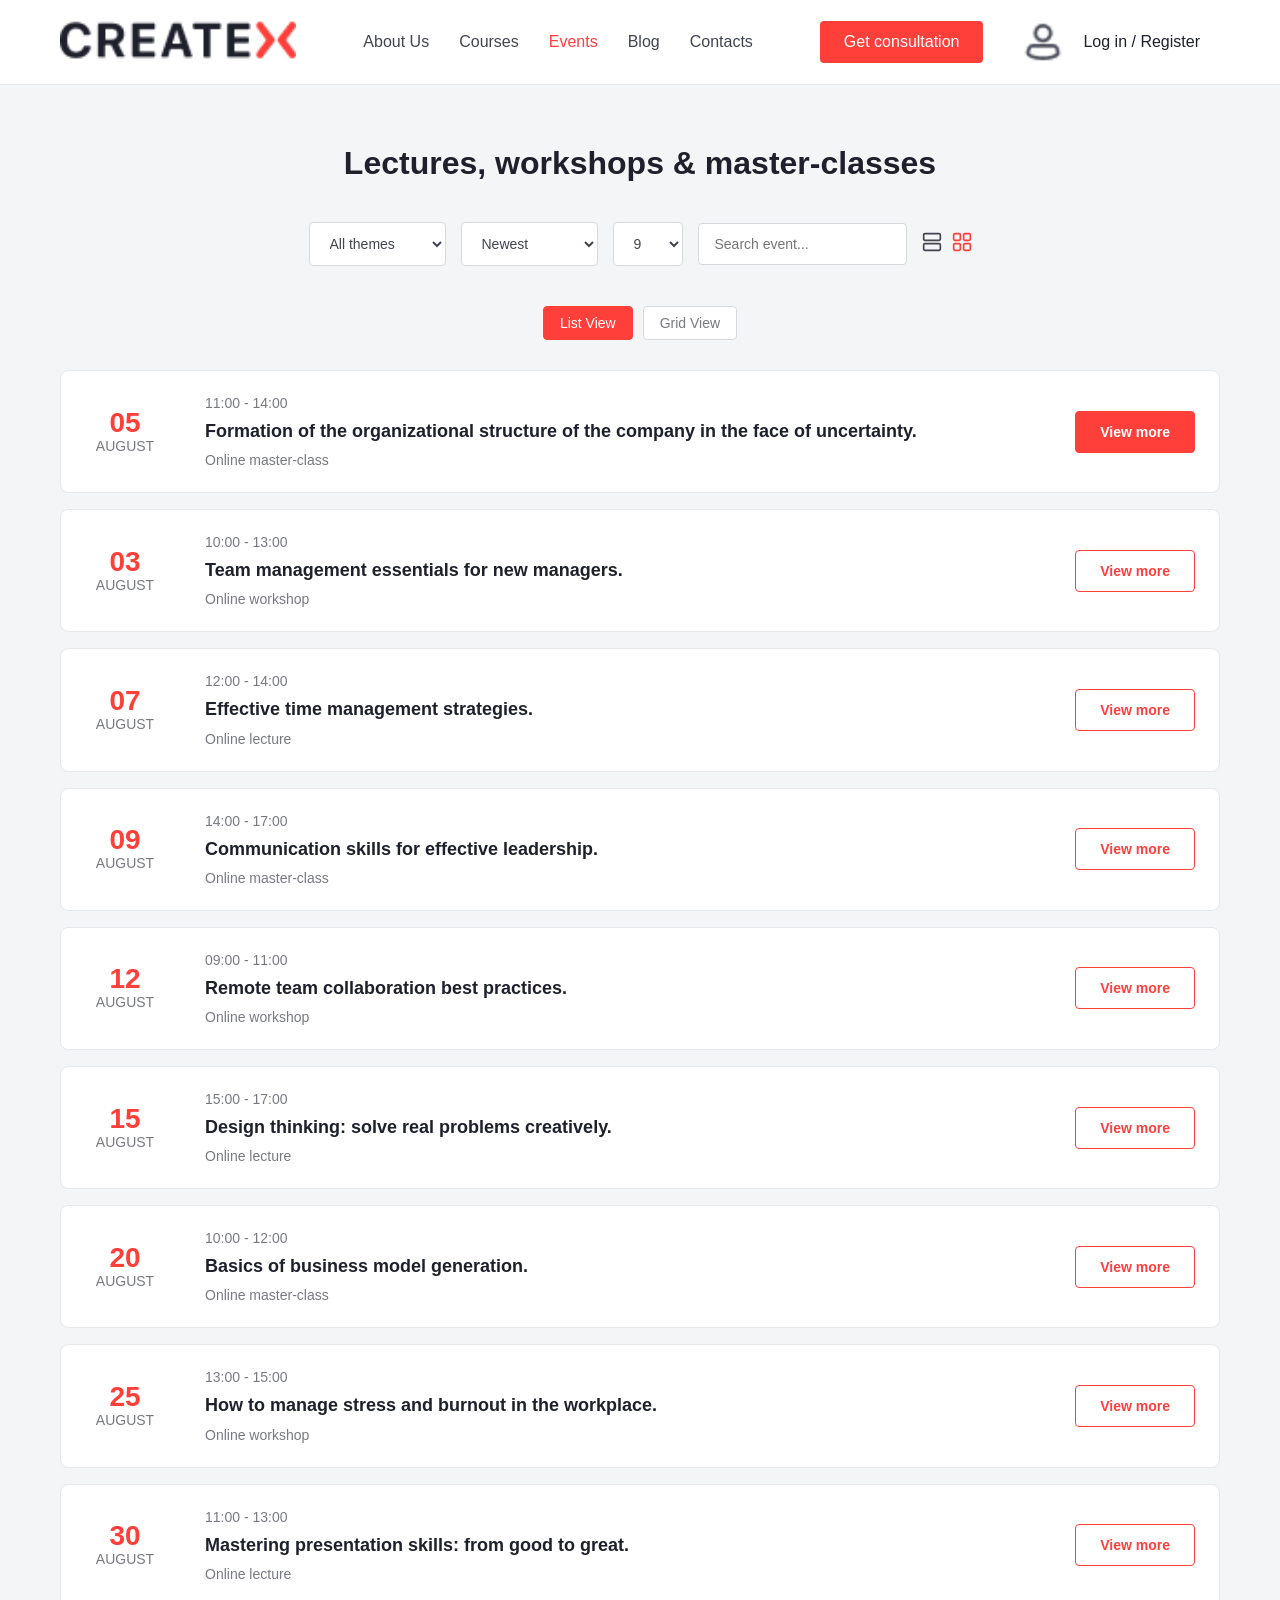
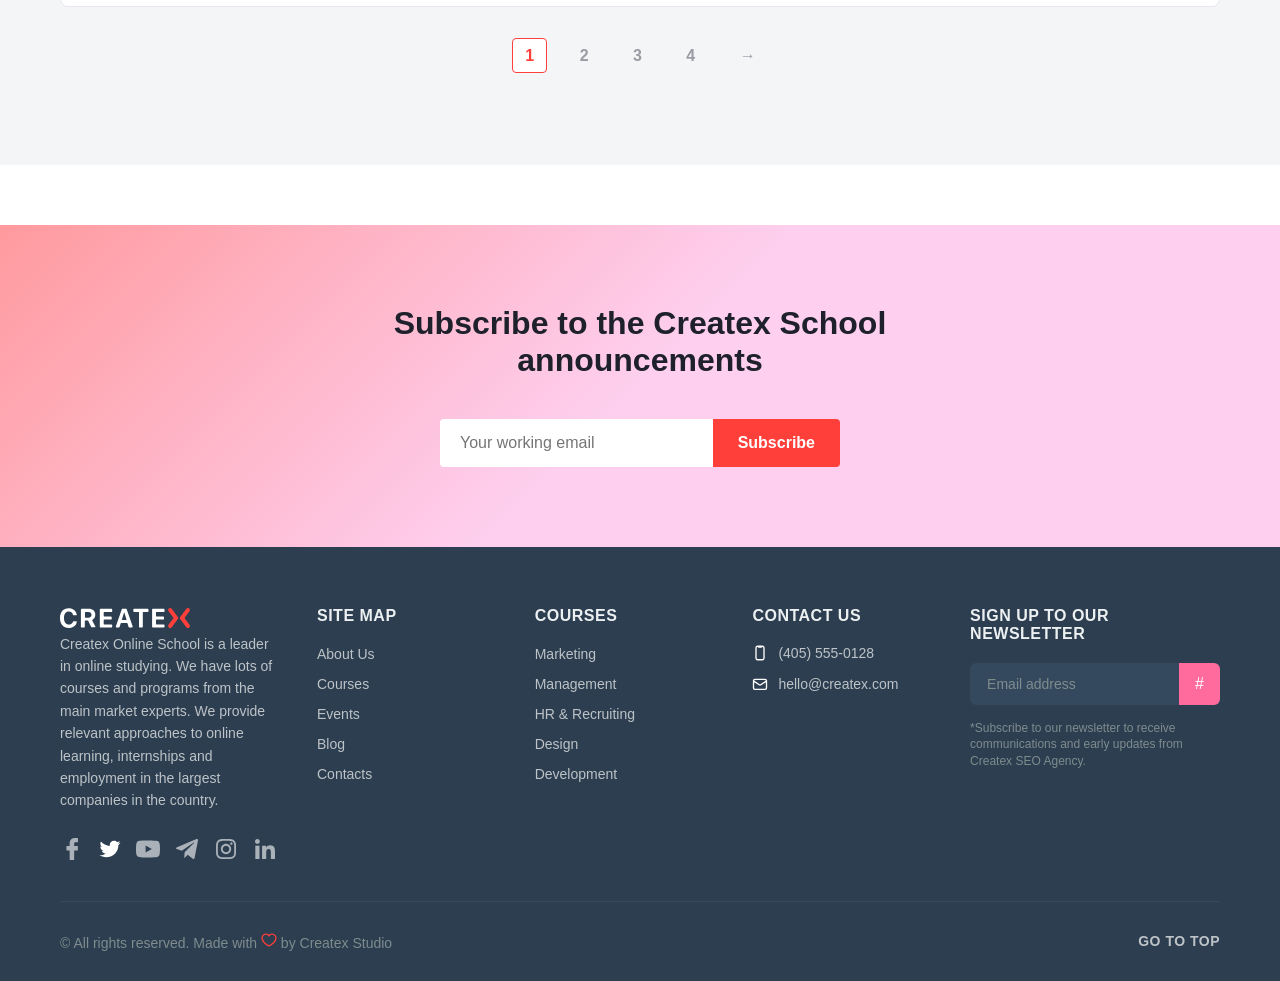
<file: Desktop/figma dars 2/index.html>
<!DOCTYPE html>
<html lang="en">
<head>
  <meta charset="UTF-8" />
  <meta name="viewport" content="width=device-width, initial-scale=1" />
  <title>Events Page</title>
  <style>
    * {
      margin: 0;
      padding: 0;
      box-sizing: border-box;
    }

    body {
      margin: 0;
      font-family: 'Arial', sans-serif;
      background: #fff;
      color: #1e212c;
    }

    .container {
      max-width: 1200px;
      margin: auto;
      padding: 0 20px;
    }

    
    .navbar {
      border-bottom: 1px solid #e5e8ed;
      padding: 20px 0;
    }

    .navbar .container {
      display: flex;
      justify-content: space-between;
      align-items: center;
    }

    .navbar img {
      height: 40px;
    }

    .nav-links {
      list-style: none;
      display: flex;
      gap: 30px;
      margin: 0;
      padding: 0;
    }

    .nav-links li a {
      text-decoration: none;
      color: #424551;
      font-weight: 500;
      font-size: 16px;
      transition: color 0.3s ease;
    }

    .nav-links li a:hover {
      color: #ff3f3a;
    }

    .nav-links li a.active {
      color: #ff3f3a;
    }

    .nav-actions {
      display: flex;
      align-items: center;
      gap: 20px;
    }

    .btn-consult {
      background: #ff3f3a;
      color: #fff;
      padding: 12px 24px;
      text-decoration: none;
      border-radius: 4px;
      font-weight: 500;
      transition: background 0.3s ease;
    }

    .btn-consult:hover {
      background: #e63631;
    }

    .login {
      color: #424551;
      text-decoration: none;
      font-size: 14px;
    }

    
    .events-section {
      padding: 60px 0;
      background: #f4f5f7;
    }

    .section-title {
      text-align: center;
      font-size: 32px;
      font-weight: 700;
      margin: 0 0 40px;
      color: #1e212c;
    }

    
    .filters {
      display: flex;
      flex-wrap: wrap;
      gap: 15px;
      margin-bottom: 40px;
      align-items: center;
      justify-content: center;
    }

    .filters select,
    .filters input {
      padding: 12px 16px;
      border: 1px solid #d7dadd;
      border-radius: 4px;
      font-size: 14px;
      background: #fff;
      color: #424551;
    }

    .filters input {
      min-width: 200px;
    }

    .filters .icons {
      display: flex;
      gap: 10px;
    }

    .filters .icons span {
      padding: 8px;
      font-size: 18px;
      cursor: pointer;
      border: 1px solid #d7dadd;
      border-radius: 4px;
      background: #fff;
      transition: background 0.3s ease;
    }

    .filters .icons span:hover {
      background: #f4f5f7;
    }

   
    .events-grid {
      display: grid;
      grid-template-columns: repeat(auto-fit, minmax(350px, 1fr));
      gap: 24px;
      margin-bottom: 40px;
    }

    .event-card {
      background: #fff;
      border-radius: 8px;
      overflow: hidden;
      box-shadow: 0 2px 8px rgba(0, 0, 0, 0.1);
      transition: transform 0.3s ease, box-shadow 0.3s ease;
    }

    .event-card:hover {
      transform: translateY(-4px);
      box-shadow: 0 8px 24px rgba(0, 0, 0, 0.15);
    }

    .event-card-header {
      background: linear-gradient(135deg, #ff3f3a, #ff6b6b);
      color: #fff;
      padding: 20px;
      text-align: center;
    }

    .event-card-date {
      font-size: 32px;
      font-weight: 700;
      margin-bottom: 5px;
    }

    .event-card-month {
      font-size: 14px;
      text-transform: uppercase;
      letter-spacing: 0.5px;
    }

    .event-card-time {
      font-size: 12px;
      opacity: 0.9;
      margin-top: 10px;
    }

    .event-card-body {
      padding: 20px;
    }

    .event-card-title {
      font-size: 18px;
      font-weight: 600;
      color: #1e212c;
      margin-bottom: 12px;
      line-height: 1.4;
    }

    .event-card-type {
      font-size: 14px;
      color: #787a80;
      margin-bottom: 20px;
    }

    .event-card-button {
      width: 100%;
      padding: 12px;
      background: transparent;
      border: 1px solid #ff3f3a;
      color: #ff3f3a;
      border-radius: 4px;
      font-weight: 600;
      cursor: pointer;
      transition: all 0.3s ease;
    }

    .event-card-button:hover {
      background: #ff3f3a;
      color: #fff;
    }

    .event-card-button.highlight {
      background: #ff3f3a;
      color: #fff;
    }

    .event-card-button.highlight:hover {
      background: #e63631;
    }

    
    .view-toggle {
      display: flex;
      justify-content: center;
      gap: 10px;
      margin-bottom: 30px;
    }

    .view-toggle button {
      padding: 8px 16px;
      border: 1px solid #d7dadd;
      background: #fff;
      color: #787a80;
      border-radius: 4px;
      cursor: pointer;
      font-size: 14px;
      transition: all 0.3s ease;
    }

    .view-toggle button.active {
      background: #ff3f3a;
      color: #fff;
      border-color: #ff3f3a;
    }

    .view-toggle button:hover {
      border-color: #ff3f3a;
      color: #ff3f3a;
    }

    .view-toggle button.active:hover {
      background: #e63631;
    }

    
    .events-list.hidden,
    .events-grid.hidden {
      display: none;
    }

    .event {
      display: flex;
      align-items: center;
      justify-content: space-between;
      border: 1px solid #e5e8ed;
      border-radius: 8px;
      padding: 24px;
      margin-bottom: 16px;
      background-color: #fff;
      transition: box-shadow 0.3s ease;
    }

    .event:hover {
      box-shadow: 0 4px 12px rgba(0, 0, 0, 0.1);
    }

    .event-date {
      min-width: 80px;
      text-align: center;
      margin-right: 20px;
    }

    .event-date .day {
      font-size: 28px;
      font-weight: bold;
      color: #ff3f3a;
      display: block;
      line-height: 1;
    }

    .event-date .month {
      font-size: 14px;
      color: #787a80;
      text-transform: uppercase;
      font-weight: 500;
    }

    .event-info {
      flex: 1;
      padding: 0 20px;
    }

    .event-info .time {
      font-size: 14px;
      color: #787a80;
      margin: 0 0 8px;
      font-weight: 500;
    }

    .event-info .title {
      font-size: 18px;
      font-weight: 600;
      margin: 0 0 8px;
      color: #1e212c;
      line-height: 1.4;
    }

    .event-info .type {
      font-size: 14px;
      color: #787a80;
      font-weight: 500;
    }

    .event-action button {
      background-color: transparent;
      color: #ff3f3a;
      border: 1px solid #ff3f3a;
      padding: 12px 24px;
      font-size: 14px;
      font-weight: 600;
      border-radius: 4px;
      cursor: pointer;
      transition: all 0.3s ease;
      white-space: nowrap;
    }

    .event-action button:hover {
      background-color: #ff3f3a;
      color: #fff;
    }

    .event-action button.highlight {
      background-color: #ff3f3a;
      color: #fff;
    }

    .event-action button.highlight:hover {
      background-color: #e63631;
    }

   
    .pagination {
      text-align: center;
      margin: 40px 0;
    }

    .pagination a {
      margin: 0 8px;
      text-decoration: none;
      color: #9a9ca5;
      font-weight: 600;
      padding: 8px 12px;
      border-radius: 4px;
      transition: all 0.3s ease;
    }

    .pagination a:hover {
      background: #f4f5f7;
      color: #ff3f3a;
    }

    .pagination a.active {
      color: #ff3f3a;
      background: #fff;
      border: 1px solid #ff3f3a;
    }

    .footer {
      background-color: #1e1e26;
      color: #fff;
      padding: 80px 0 30px;
    }

    
    .newsletter-section {
      background: linear-gradient(135deg, #ff9a9e 0%, #fecfef 50%, #fecfef 100%);
      padding: 80px 0;
      text-align: center;
      margin-top: 60px;
    }

    .newsletter-section h2 {
      font-size: 32px;
      font-weight: 700;
      color: #1e212c;
      margin-bottom: 40px;
    }

    .newsletter-section .newsletter-form {
      max-width: 400px;
      margin: 0 auto;
      display: flex;
      gap: 0;
    }

    .newsletter-section .newsletter-form input {
      flex: 1;
      padding: 15px 20px;
      border: none;
      border-radius: 4px 0 0 4px;
      font-size: 16px;
      outline: none;
    }

    .newsletter-section .newsletter-form button {
      padding: 15px 25px;
      background: #ff3f3a;
      border: none;
      border-radius: 0 4px 4px 0;
      color: #fff;
      cursor: pointer;
      font-size: 16px;
      font-weight: 600;
      transition: background 0.3s ease;
    }

    .newsletter-section .newsletter-form button:hover {
      background: #e63631;
    }

    .footer {
    background: #2c3e50;
    color: #ecf0f1;
    padding: 60px 0 30px;
}

.footer-container {
    max-width: 1200px;
    margin: 0 auto;
    padding: 0 20px;
}

.footer-content {
    display: grid;
    grid-template-columns: 1fr 1fr 1fr 1fr 1fr;
    gap: 40px;
    margin-bottom: 40px;
}

.footer-brand {
    grid-column: 1 / 2;
}

.footer-logo {
    font-size: 32px;
    font-weight: 700;
    color: #ecf0f1;
    margin-bottom: 20px;
}

.footer-logo .highlight {
    color: #ff6b9d;
}

.footer-description {
    color: #bdc3c7;
    line-height: 1.6;
    margin-bottom: 25px;
    font-size: 14px;
}

.social-links {
    display: flex;
    gap: 15px;
}

.social-link {
    display: flex;
    align-items: center;
    justify-content: center;
    width: 40px;
    height: 40px;
    background: rgba(255, 255, 255, 0.1);
    color: #bdc3c7;
    text-decoration: none;
    border-radius: 50%;
    transition: all 0.3s ease;
    font-size: 18px;
}

.social-link:hover {
    background: #ff6b9d;
    color: white;
    transform: translateY(-2px);
}

.footer-column {
    display: flex;
    flex-direction: column;
}

.footer-title {
    font-size: 16px;
    font-weight: 700;
    color: #ecf0f1;
    margin-bottom: 20px;
    text-transform: uppercase;
    letter-spacing: 0.5px;
}

.footer-links {
    list-style: none;
}

.footer-links li {
    margin-bottom: 12px;
}

.footer-links a {
    color: #bdc3c7;
    text-decoration: none;
    transition: color 0.3s ease;
    font-size: 14px;
}

.footer-links a:hover {
    color: #ff6b9d;
}

.contact-info {
    display: flex;
    flex-direction: column;
    gap: 15px;
}

.contact-item {
    display: flex;
    align-items: center;
    gap: 10px;
    color: #bdc3c7;
    font-size: 14px;
}

.contact-icon {
    color: #ff6b9d;
    font-size: 16px;
}

.footer-newsletter {
    display: flex;
    gap: 0;
    margin-bottom: 15px;
}

.footer-email-input {
    flex: 1;
    padding: 12px 16px;
    border: 1px solid #34495e;
    border-radius: 6px 0 0 6px;
    background: #34495e;
    color: #ecf0f1;
    font-size: 14px;
    outline: none;
    transition: border-color 0.3s ease;
}

.footer-email-input:focus {
    border-color: #ff6b9d;
}

.footer-email-input::placeholder {
    color: #7f8c8d;
}

.footer-subscribe-btn {
    padding: 12px 16px;
    background: #ff6b9d;
    color: white;
    border: none;
    border-radius: 0 6px 6px 0;
    cursor: pointer;
    transition: background 0.3s ease;
    font-size: 16px;
}

.footer-subscribe-btn:hover {
    background: #ff5a8a;
}

.newsletter-note {
    color: #7f8c8d;
    font-size: 12px;
    line-height: 1.4;
}

.footer-bottom {
    display: flex;
    justify-content: space-between;
    align-items: center;
    padding-top: 30px;
    border-top: 1px solid #34495e;
}

.footer-copyright {
    color: #7f8c8d;
    font-size: 14px;
}

.heart {
    color: #ff6b9d;
    font-size: 16px;
}

.go-to-top {
    color: #bdc3c7;
    text-decoration: none;
    font-size: 14px;
    font-weight: 600;
    text-transform: uppercase;
    letter-spacing: 0.5px;
    transition: color 0.3s ease;
}

.go-to-top:hover {
    color: #ff6b9d;
}



   
  </style>
</head>
<body>


  <header class="navbar">
    <div class="container">
     <div>
      <img src="./png/logo.png" alt="">
     </div>
      <nav>
        <ul class="nav-links">
          <li><a href="#">About Us</a></li>
          <li><a href="#">Courses</a></li>
          <li><a href="#" class="active">Events</a></li>
          <li><a href="#">Blog</a></li>
          <li><a href="#">Contacts</a></li>
        </ul>
      </nav>
      <div class="nav-actions">
        <a href="#" class="btn-consult">Get consultation</a>
        <source><img src="./png/Profile.png" alt="">Log in / Register<source>
      </div>

     
      <div class="events-grid hidden" id="eventsGrid">
        
        <div class="event-card">
          <div class="event-card-header">
            <div class="event-card-date">05</div>
            <div class="event-card-month">August</div>
            <div class="event-card-time">11:00 - 14:00</div>
          </div>
          <div class="event-card-body">
            <h3 class="event-card-title">Formation of the organizational structure of the company in the face of uncertainty.</h3>
            <p class="event-card-type">Online master-class</p>
            <button class="event-card-button highlight">View more</button>
          </div>
        </div>

        <div class="event-card">
          <div class="event-card-header">
            <div class="event-card-date">03</div>
            <div class="event-card-month">August</div>
            <div class="event-card-time">10:00 - 13:00</div>
          </div>
          <div class="event-card-body">
            <h3 class="event-card-title">Team management essentials for new managers.</h3>
            <p class="event-card-type">Online workshop</p>
            <button class="event-card-button">View more</button>
          </div>
        </div>

        <div class="event-card">
          <div class="event-card-header">
            <div class="event-card-date">07</div>
            <div class="event-card-month">August</div>
            <div class="event-card-time">12:00 - 14:00</div>
          </div>
          <div class="event-card-body">
            <h3 class="event-card-title">Effective time management strategies.</h3>
            <p class="event-card-type">Online lecture</p>
            <button class="event-card-button">View more</button>
          </div>
        </div>

        <div class="event-card">
          <div class="event-card-header">
            <div class="event-card-date">09</div>
            <div class="event-card-month">August</div>
            <div class="event-card-time">14:00 - 17:00</div>
          </div>
          <div class="event-card-body">
            <h3 class="event-card-title">Communication skills for effective leadership.</h3>
            <p class="event-card-type">Online master-class</p>
            <button class="event-card-button">View more</button>
          </div>
        </div>

        <div class="event-card">
          <div class="event-card-header">
            <div class="event-card-date">12</div>
            <div class="event-card-month">August</div>
            <div class="event-card-time">09:00 - 11:00</div>
          </div>
          <div class="event-card-body">
            <h3 class="event-card-title">Remote team collaboration best practices.</h3>
            <p class="event-card-type">Online workshop</p>
            <button class="event-card-button">View more</button>
          </div>
        </div>

        <div class="event-card">
          <div class="event-card-header">
            <div class="event-card-date">15</div>
            <div class="event-card-month">August</div>
            <div class="event-card-time">15:00 - 17:00</div>
          </div>
          <div class="event-card-body">
            <h3 class="event-card-title">Design thinking: solve real problems creatively.</h3>
            <p class="event-card-type">Online lecture</p>
            <button class="event-card-button">View more</button>
          </div>
        </div>

        <div class="event-card">
          <div class="event-card-header">
            <div class="event-card-date">20</div>
            <div class="event-card-month">August</div>
            <div class="event-card-time">10:00 - 12:00</div>
          </div>
          <div class="event-card-body">
            <h3 class="event-card-title">Basics of business model generation.</h3>
            <p class="event-card-type">Online master-class</p>
            <button class="event-card-button">View more</button>
          </div>
        </div>

        <div class="event-card">
          <div class="event-card-header">
            <div class="event-card-date">25</div>
            <div class="event-card-month">August</div>
            <div class="event-card-time">13:00 - 15:00</div>
          </div>
          <div class="event-card-body">
            <h3 class="event-card-title">How to manage stress and burnout in the workplace.</h3>
            <p class="event-card-type">Online workshop</p>
            <button class="event-card-button">View more</button>
          </div>
        </div>

        <div class="event-card">
          <div class="event-card-header">
            <div class="event-card-date">30</div>
            <div class="event-card-month">August</div>
            <div class="event-card-time">11:00 - 13:00</div>
          </div>
          <div class="event-card-body">
            <h3 class="event-card-title">Mastering presentation skills: from good to great.</h3>
            <p class="event-card-type">Online lecture</p>
            <button class="event-card-button">View more</button>
          </div>
        </div>
      </div>
    </div>
  </header>

  
  <section class="events-section">
    <div class="container">
      <h2 class="section-title">Lectures, workshops & master-classes</h2>

      
      <div class="filters">
        <select>
          <option>All themes</option>
          <option>Management</option>
          <option>Design</option>
          <option>Development</option>
        </select>
        <select>
          <option>Newest</option>
          <option>Oldest</option>
          <option>Most Popular</option>
        </select>
        <select>
          <option>9</option>
          <option>18</option>
          <option>27</option>
        </select>
        <input type="text" placeholder="Search event..." />
        <div class="icons">
         <a href="./index.html"><img src="./svg/list.svg" alt=""></a>
          <a href="./avants.html"><img src="./svg/Vector (5).svg" alt=""></a>
        </div>
      </div>

      
      <div class="view-toggle">
        <button id="listView" class="active">List View</button>
        <button id="gridView">Grid View</button>
      </div>

     
      <div class="events-list" id="eventsList">
       
        <div class="event">
          <div class="event-date">
            <span class="day">05</span>
            <span class="month">August</span>
          </div>
          <div class="event-info">
            <p class="time">11:00 - 14:00</p>
            <h3 class="title">Formation of the organizational structure of the company in the face of uncertainty.</h3>
            <p class="type">Online master-class</p>
          </div>
          <div class="event-action">
            <button class="highlight">View more</button>
          </div>
        </div>

        
        <div class="event">
          <div class="event-date">
            <span class="day">03</span>
            <span class="month">August</span>
          </div>
          <div class="event-info">
            <p class="time">10:00 - 13:00</p>
            <h3 class="title">Team management essentials for new managers.</h3>
            <p class="type">Online workshop</p>
          </div>
          <div class="event-action">
            <button>View more</button>
          </div>
        </div>

        
        <div class="event">
          <div class="event-date">
            <span class="day">07</span>
            <span class="month">August</span>
          </div>
          <div class="event-info">
            <p class="time">12:00 - 14:00</p>
            <h3 class="title">Effective time management strategies.</h3>
            <p class="type">Online lecture</p>
          </div>
          <div class="event-action">
            <button>View more</button>
          </div>
        </div>

        
        <div class="event">
          <div class="event-date">
            <span class="day">09</span>
            <span class="month">August</span>
          </div>
          <div class="event-info">
            <p class="time">14:00 - 17:00</p>
            <h3 class="title">Communication skills for effective leadership.</h3>
            <p class="type">Online master-class</p>
          </div>
          <div class="event-action">
            <button>View more</button>
          </div>
        </div>

        
        <div class="event">
          <div class="event-date">
            <span class="day">12</span>
            <span class="month">August</span>
          </div>
          <div class="event-info">
            <p class="time">09:00 - 11:00</p>
            <h3 class="title">Remote team collaboration best practices.</h3>
            <p class="type">Online workshop</p>
          </div>
          <div class="event-action">
            <button>View more</button>
          </div>
        </div>

        
        <div class="event">
          <div class="event-date">
            <span class="day">15</span>
            <span class="month">August</span>
          </div>
          <div class="event-info">
            <p class="time">15:00 - 17:00</p>
            <h3 class="title">Design thinking: solve real problems creatively.</h3>
            <p class="type">Online lecture</p>
          </div>
          <div class="event-action">
            <button>View more</button>
          </div>
        </div>

       
        <div class="event">
          <div class="event-date">
            <span class="day">20</span>
            <span class="month">August</span>
          </div>
          <div class="event-info">
            <p class="time">10:00 - 12:00</p>
            <h3 class="title">Basics of business model generation.</h3>
            <p class="type">Online master-class</p>
          </div>
          <div class="event-action">
            <button>View more</button>
          </div>
        </div>

        
        <div class="event">
          <div class="event-date">
            <span class="day">25</span>
            <span class="month">August</span>
          </div>
          <div class="event-info">
            <p class="time">13:00 - 15:00</p>
            <h3 class="title">How to manage stress and burnout in the workplace.</h3>
            <p class="type">Online workshop</p>
          </div>
          <div class="event-action">
            <button>View more</button>
          </div>
        </div>

        
        <div class="event">
          <div class="event-date">
            <span class="day">30</span>
            <span class="month">August</span>
          </div>
          <div class="event-info">
            <p class="time">11:00 - 13:00</p>
            <h3 class="title">Mastering presentation skills: from good to great.</h3>
            <p class="type">Online lecture</p>
          </div>
          <div class="event-action">
            <button>View more</button>
          </div>
        </div>
      </div>

     
      <div class="pagination">
        <a href="#" class="active">1</a>
        <a href="#">2</a>
        <a href="#">3</a>
        <a href="#">4</a>
        <a href="#">→</a>
      </div>

    </div>
  </section>

  
  <section class="newsletter-section">
    <div class="container">
      <h2>Subscribe to the Createx School<br>announcements</h2>
      <form class="newsletter-form">
        <input type="email" placeholder="Your working email" required />
        <button type="submit">Subscribe</button>
      </form>
    </div>
  </section>

</section>

    
<footer class="footer">
    <div class="footer-container">
        <div class="footer-content">
            
            <div class="footer-brand">
                <img src="svg/logo (11).svg" alt="">
                <p class="footer-description">
                    Createx Online School is a leader in online studying. We have lots of courses and programs from the main market experts. We provide relevant approaches to online learning, internships and employment in the largest companies in the country.
                </p>
                <div class="social-links">
                    <img src="./svg/Facebook (1).svg" alt="">
                    <img src="./svg/Vector (4).svg" alt="">
                    <img src="./svg/YouTube (2).svg" alt="">
                    <img src="./svg/telegram (4).svg" alt="">
                    <img src="./svg/Instagram (3).svg" alt="">
                   <img src="./svg/Linked-In (3).svg" alt="">
                </div>
            </div>

           
            <div class="footer-column">
                <h4 class="footer-title">SITE MAP</h4>
                <ul class="footer-links">
                    <li><a href="#">About Us</a></li>
                    <li><a href="#">Courses</a></li>
                    <li><a href="#">Events</a></li>
                    <li><a href="#">Blog</a></li>
                    <li><a href="#">Contacts</a></li>
                </ul>
            </div>

            
            <div class="footer-column">
                <h4 class="footer-title">COURSES</h4>
                <ul class="footer-links">
                    <li><a href="#">Marketing</a></li>
                    <li><a href="#">Management</a></li>
                    <li><a href="#">HR & Recruiting</a></li>
                    <li><a href="#">Design</a></li>
                    <li><a href="#">Development</a></li>
                </ul>
            </div>

            
            <div class="footer-column">
                <h4 class="footer-title">CONTACT US</h4>
                <div class="contact-info">
                    <p class="contact-item">
                        <img src="./svg/iPhone (1).svg" alt="">
                        (405) 555-0128
                    </p>
                    <p class="contact-item">
                        <img src="./svg/Union (1).svg" alt="">
                        hello@createx.com
                    </p>
                </div>
            </div>

            
            <div class="footer-column">
                <h4 class="footer-title">SIGN UP TO OUR NEWSLETTER</h4>
                <form class="footer-newsletter">
                    <input type="email" class="footer-email-input" placeholder="Email address">
                    <button type="submit" class="footer-subscribe-btn">#</button>
                </form>
                <p class="newsletter-note">
                    *Subscribe to our newsletter to receive communications and early updates from Createx SEO Agency.
                </p>
            </div>
        </div>

        
        <div class="footer-bottom">
            <p class="footer-copyright">
                © All rights reserved. Made with <span><img src="./svg/Heart (3).svg" alt=""></span> by Createx Studio
            </p>
            <a href="#" class="go-to-top">GO TO TOP</a>
        </div>
    </div>
</footer>
</body>
</html>
</file>
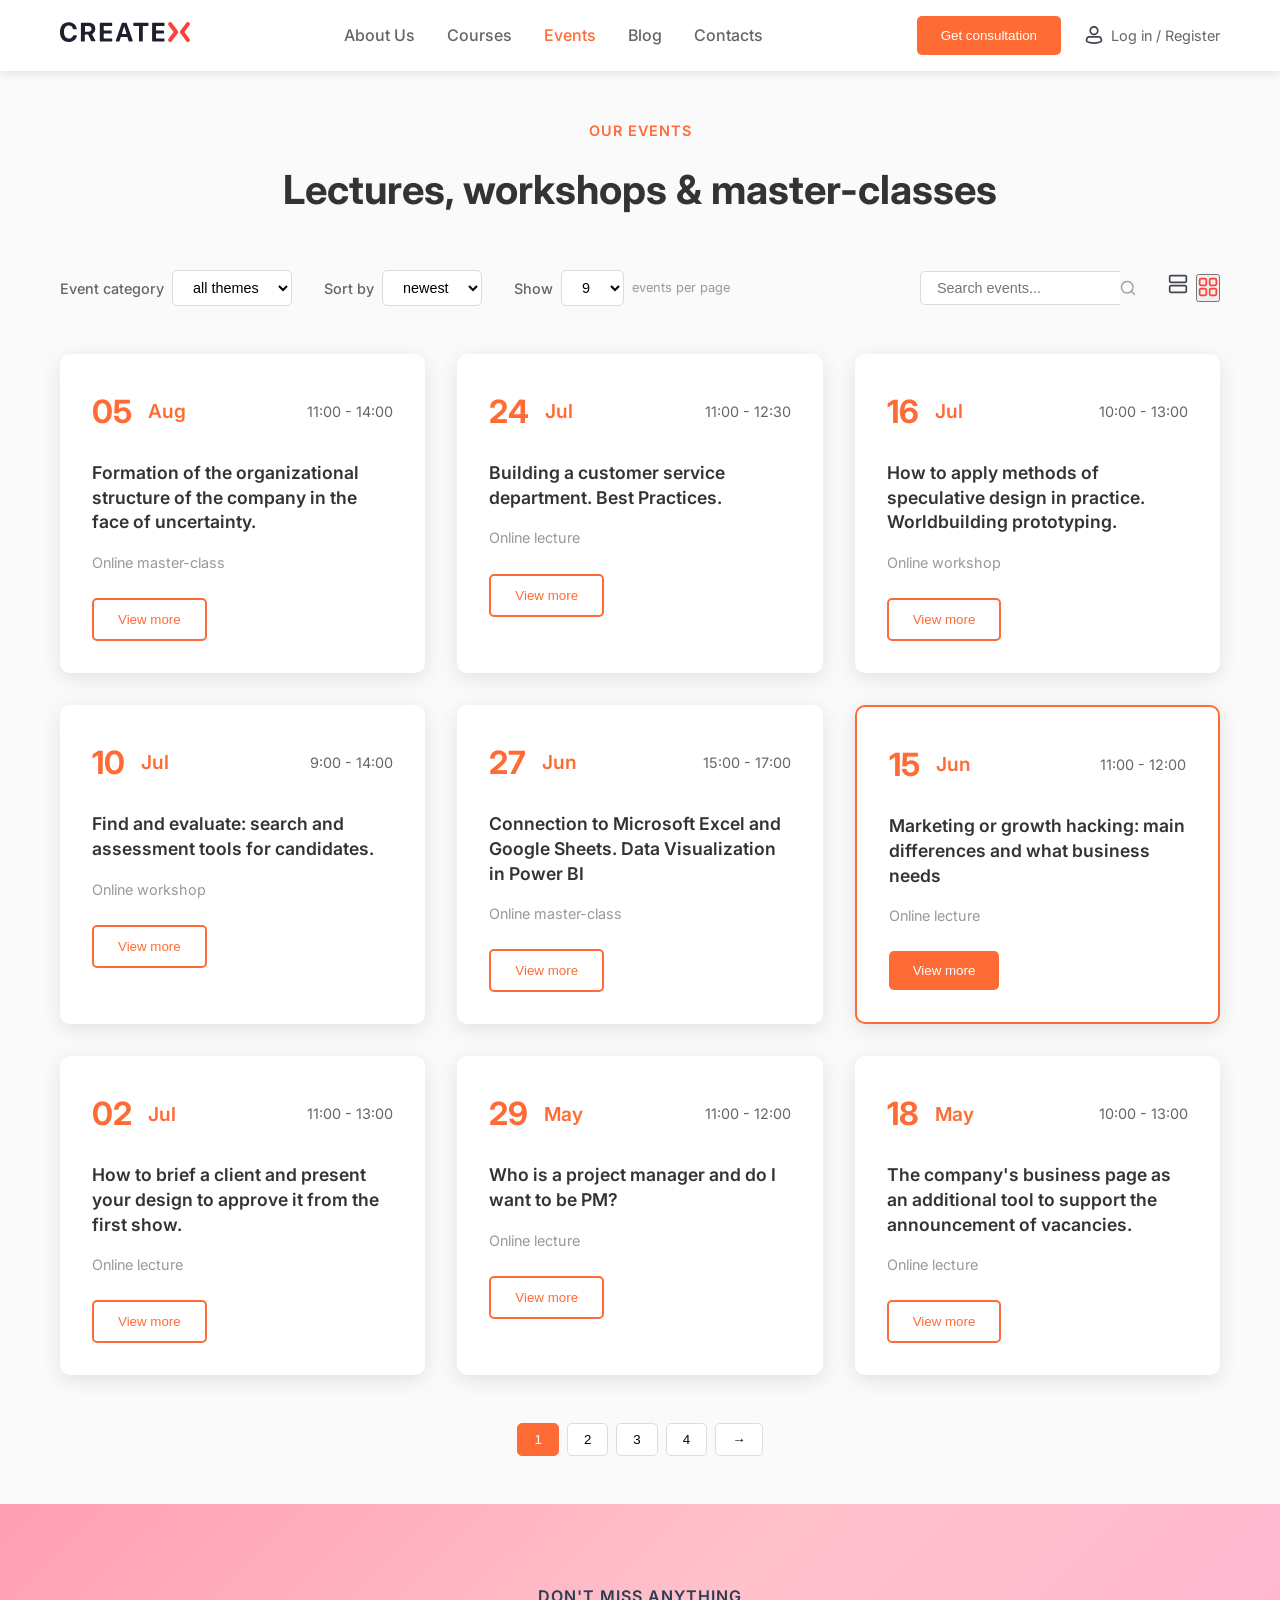
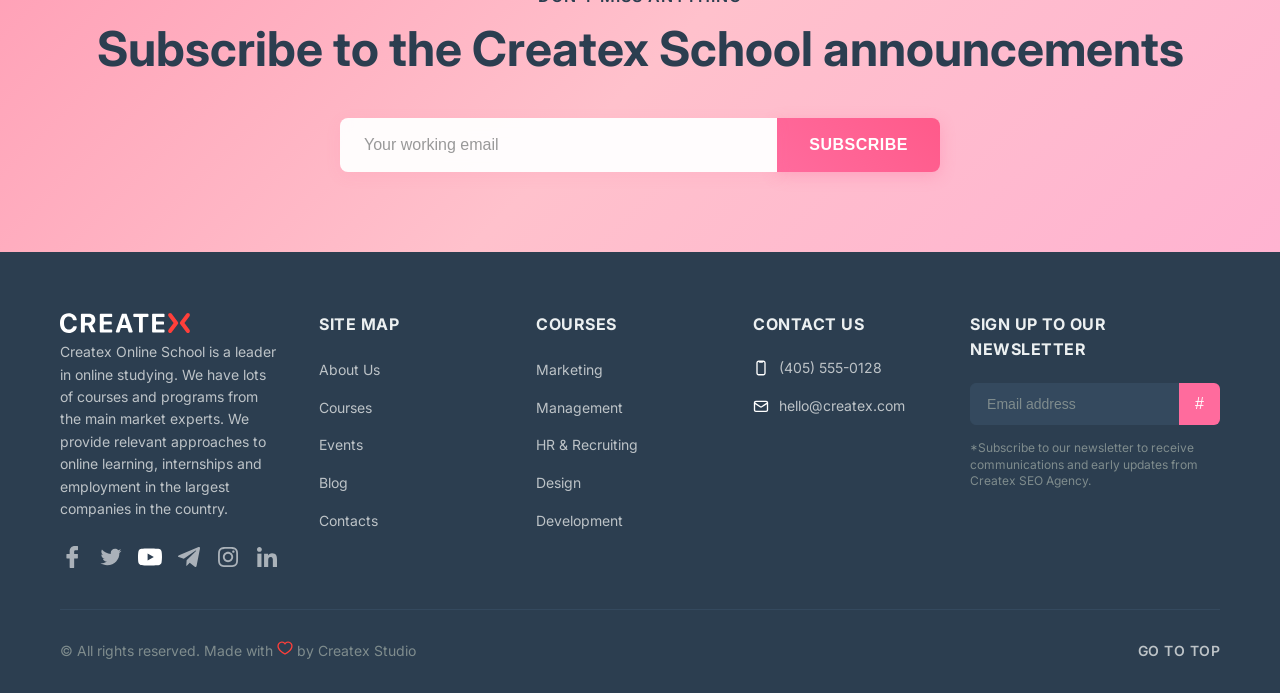
<file: Desktop/figma dars 2/avants.html>
<!DOCTYPE html>
<html lang="en">
<head>
    <meta charset="UTF-8">
    <meta name="viewport" content="width=device-width, initial-scale=1.0">
    <title>CreateX - Events</title>
    <link href="https://fonts.googleapis.com/css2?family=Inter:wght@300;400;500;600;700&display=swap" rel="stylesheet">
    <link rel="stylesheet" href="./avants2.css">
</head>
<body>
  
    <header class="header">
        <div class="container">
            <div class="nav-wrapper">
                <div class="logo">
                    <img src="./svg/logo.svg" alt="">
                </div>
                <nav class="nav">
                    <a href="#" class="nav-link">About Us</a>
                    <a href="#" class="nav-link">Courses</a>
                    <a href="#" class="nav-link active">Events</a>
                    <a href="#" class="nav-link">Blog</a>
                    <a href="#" class="nav-link">Contacts</a>
                </nav>
                <div class="header-actions">
                    <button class="btn btn-primary">Get consultation</button>
                    <div class="auth-link">
                        <img src="svg/./Person.svg" alt="">
                        <span>Log in / Register</span>
                    </div>
                </div>
            </div>
        </div>
    </header>

   
    <main class="main">
        <div class="container">
            
            <div class="page-header">
                <p class="page-subtitle">OUR EVENTS</p>
                <h1 class="page-title">Lectures, workshops & master-classes</h1>
            </div>

            
            <div class="filters">
                <div class="filter-group">
                    <label class="filter-label">Event category</label>
                    <select class="filter-select">
                        <option>all themes</option>
                    </select>
                </div>
                <div class="filter-group">
                    <label class="filter-label">Sort by</label>
                    <select class="filter-select">
                        <option>newest</option>
                    </select>
                </div>
                <div class="filter-group">
                    <label class="filter-label">Show</label>
                    <select class="filter-select">
                        <option>9</option>
                    </select>
                    <span class="filter-info">events per page</span>
                </div>
                <div class="search-wrapper">
                    <input type="text" class="search-input" placeholder="Search events...">
                 <img src="svg/./Vector (Stroke).svg" alt="">
                </div>
                <div class="view-toggle">
                 <a href="./index.html"><img src="./svg/list.svg" alt=""></a>
                    <button><img src="svg/./grid.svg" alt=""></button>
                </div>
            </div>

           
            <div class="events-grid">
                
                <div class="event-card">
                    <div class="event-date">
                        <span class="date-day">05</span>
                        <span class="date-month">Aug</span>
                        <div class="event-time">11:00 - 14:00</div>
                    </div>
                    <div class="event-content">
                        <h3 class="event-title">Formation of the organizational structure of the company in the face of uncertainty.</h3>
                        <p class="event-type">Online master-class</p>
                        <button class="btn btn-outline">View more</button>
                    </div>
                </div>

               
                <div class="event-card">
                    <div class="event-date">
                        <span class="date-day">24</span>
                        <span class="date-month">Jul</span>
                        <div class="event-time">11:00 - 12:30</div>
                    </div>
                    <div class="event-content">
                        <h3 class="event-title">Building a customer service department. Best Practices.</h3>
                        <p class="event-type">Online lecture</p>
                        <button class="btn btn-outline">View more</button>
                    </div>
                </div>

                
                <div class="event-card">
                    <div class="event-date">
                        <span class="date-day">16</span>
                        <span class="date-month">Jul</span>
                        <div class="event-time">10:00 - 13:00</div>
                    </div>
                    <div class="event-content">
                        <h3 class="event-title">How to apply methods of speculative design in practice. Worldbuilding prototyping.</h3>
                        <p class="event-type">Online workshop</p>
                        <button class="btn btn-outline">View more</button>
                    </div>
                </div>

                
                <div class="event-card">
                    <div class="event-date">
                        <span class="date-day">10</span>
                        <span class="date-month">Jul</span>
                        <div class="event-time">9:00 - 14:00</div>
                    </div>
                    <div class="event-content">
                        <h3 class="event-title">Find and evaluate: search and assessment tools for candidates.</h3>
                        <p class="event-type">Online workshop</p>
                        <button class="btn btn-outline">View more</button>
                    </div>
                </div>

               
                <div class="event-card">
                    <div class="event-date">
                        <span class="date-day">27</span>
                        <span class="date-month">Jun</span>
                        <div class="event-time">15:00 - 17:00</div>
                    </div>
                    <div class="event-content">
                        <h3 class="event-title">Connection to Microsoft Excel and Google Sheets. Data Visualization in Power BI</h3>
                        <p class="event-type">Online master-class</p>
                        <button class="btn btn-outline">View more</button>
                    </div>
                </div>

                
                <div class="event-card featured">
                    <div class="event-date">
                        <span class="date-day">15</span>
                        <span class="date-month">Jun</span>
                        <div class="event-time">11:00 - 12:00</div>
                    </div>
                    <div class="event-content">
                        <h3 class="event-title">Marketing or growth hacking: main differences and what business needs</h3>
                        <p class="event-type">Online lecture</p>
                        <button class="btn btn-primary">View more</button>
                    </div>
                </div>

               
                <div class="event-card">
                    <div class="event-date">
                        <span class="date-day">02</span>
                        <span class="date-month">Jul</span>
                        <div class="event-time">11:00 - 13:00</div>
                    </div>
                    <div class="event-content">
                        <h3 class="event-title">How to brief a client and present your design to approve it from the first show.</h3>
                        <p class="event-type">Online lecture</p>
                        <button class="btn btn-outline">View more</button>
                    </div>
                </div>

               
                <div class="event-card">
                    <div class="event-date">
                        <span class="date-day">29</span>
                        <span class="date-month">May</span>
                        <div class="event-time">11:00 - 12:00</div>
                    </div>
                    <div class="event-content">
                        <h3 class="event-title">Who is a project manager and do I want to be PM?</h3>
                        <p class="event-type">Online lecture</p>
                        <button class="btn btn-outline">View more</button>
                    </div>
                </div>


                <div class="event-card">
                    <div class="event-date">
                        <span class="date-day">18</span>
                        <span class="date-month">May</span>
                        <div class="event-time">10:00 - 13:00</div>
                    </div>
                    <div class="event-content">
                        <h3 class="event-title">The company's business page as an additional tool to support the announcement of vacancies.</h3>
                        <p class="event-type">Online lecture</p>
                        <button class="btn btn-outline">View more</button>
                    </div>
                </div>
            </div>

            
            <div class="pagination">
                <button class="page-btn active">1</button>
                <button class="page-btn">2</button>
                <button class="page-btn">3</button>
                <button class="page-btn">4</button>
                <button class="page-btn">→</button>
            </div>
        </div>
    </main>

    <section class="newsletter-section">
        <div class="newsletter-container">
            <p class="newsletter-title">DON'T MISS ANYTHING</p>
            <h2 class="newsletter-heading">Subscribe to the Createx School announcements</h2>
            <form class="newsletter-form">
                <input type="email" class="email-input" placeholder="Your working email" required>
                <button type="submit" class="subscribe-btn">Subscribe</button>
            </form>
        </div>
       
     
    </section>

    
    <footer class="footer">
        <div class="footer-container">
            <div class="footer-content">
                
                <div class="footer-brand">
                    <img src="svg/./logo (10).svg" alt="">
                    <p class="footer-description">
                        Createx Online School is a leader in online studying. We have lots of courses and programs from the main market experts. We provide relevant approaches to online learning, internships and employment in the largest companies in the country.
                    </p>
                    <div class="social-links">
                        <img src="./svg/Facebook.svg" alt="">
                        <img src="svg/./Twitter (3).svg" alt="">
                        <img src="./svg/Subtract.svg" alt="">
                        <img src="./svg/telegram (3).svg" alt="">
                        <img src="./svg/Instagram (2).svg" alt="">
                       <img src="./svg/Linked-In (2).svg" alt="">
                    </div>
                </div>

               
                <div class="footer-column">
                    <h4 class="footer-title">SITE MAP</h4>
                    <ul class="footer-links">
                        <li><a href="#">About Us</a></li>
                        <li><a href="#">Courses</a></li>
                        <li><a href="#">Events</a></li>
                        <li><a href="#">Blog</a></li>
                        <li><a href="#">Contacts</a></li>
                    </ul>
                </div>

                
                <div class="footer-column">
                    <h4 class="footer-title">COURSES</h4>
                    <ul class="footer-links">
                        <li><a href="#">Marketing</a></li>
                        <li><a href="#">Management</a></li>
                        <li><a href="#">HR & Recruiting</a></li>
                        <li><a href="#">Design</a></li>
                        <li><a href="#">Development</a></li>
                    </ul>
                </div>

                
                <div class="footer-column">
                    <h4 class="footer-title">CONTACT US</h4>
                    <div class="contact-info">
                        <p class="contact-item">
                            <img src="./svg/iPhone.svg" alt="">
                            (405) 555-0128
                        </p>
                        <p class="contact-item">
                            <img src="svg/./Union.svg" alt="">
                            hello@createx.com
                        </p>
                    </div>
                </div>

                
                <div class="footer-column">
                    <h4 class="footer-title">SIGN UP TO OUR NEWSLETTER</h4>
                    <form class="footer-newsletter">
                        <input type="email" class="footer-email-input" placeholder="Email address">
                        <button type="submit" class="footer-subscribe-btn">#</button>
                    </form>
                    <p class="newsletter-note">
                        *Subscribe to our newsletter to receive communications and early updates from Createx SEO Agency.
                    </p>
                </div>
            </div>

            
            <div class="footer-bottom">
                <p class="footer-copyright">
                    © All rights reserved. Made with <span><img src="svg/./Heart (2).svg" alt=""></span> by Createx Studio
                </p>
                <a href="#" class="go-to-top">GO TO TOP</a>
            </div>
        </div>
    </footer>
</body>
</html>
</file>
<file: Desktop/figma dars 2/avants2.css>
* {
    margin: 0;
    padding: 0;
    box-sizing: border-box;
}

body {
    font-family: 'Inter', sans-serif;
    line-height: 1.6;
    color: #333;
    background-color: #fff;
}

.container {
    max-width: 1200px;
    margin: 0 auto;
    padding: 0 20px;
}


.header {
    background: white;
    box-shadow: 0 2px 10px rgba(0, 0, 0, 0.1);
    position: sticky;
    top: 0;
    z-index: 100;
}

.nav-wrapper {
    display: flex;
    align-items: center;
    justify-content: space-between;
    padding: 1rem 0;
}

.logo-text {
    font-size: 1.5rem;
    font-weight: 700;
    color: #333;
}

.logo-highlight {
    color: #ff6b35;
}

.nav {
    display: flex;
    gap: 2rem;
}

.nav-link {
    text-decoration: none;
    color: #666;
    font-weight: 500;
    transition: color 0.3s;
}

.nav-link:hover,
.nav-link.active {
    color: #ff6b35;
}

.header-actions {
    display: flex;
    align-items: center;
    gap: 1.5rem;
}

.auth-link {
    display: flex;
    align-items: center;
    gap: 0.5rem;
    color: #666;
    font-size: 0.9rem;
}

.user-icon {
    font-size: 1rem;
}

/* Button Styles */
.btn {
    padding: 0.75rem 1.5rem;
    border: none;
    border-radius: 5px;
    font-weight: 500;
    cursor: pointer;
    transition: all 0.3s;
    text-decoration: none;
    display: inline-block;
    text-align: center;
}

.btn-primary {
    background-color: #ff6b35;
    color: white;
}

.btn-primary:hover {
    background-color: #e55a2b;
}

.btn-outline {
    background-color: transparent;
    color: #ff6b35;
    border: 2px solid #ff6b35;
}

.btn-outline:hover {
    background-color: #ff6b35;
    color: white;
}

.btn.small {
    padding: 0.5rem 1rem;
    font-size: 0.9rem;
}

/* Main Content */
.main {
    padding: 3rem 0;
    background-color: #fafafa;
}

.page-header {
    text-align: center;
    margin-bottom: 3rem;
}

.page-subtitle {
    color: #ff6b35;
    font-weight: 600;
    font-size: 0.9rem;
    letter-spacing: 1px;
    margin-bottom: 1rem;
}

.page-title {
    font-size: 2.5rem;
    font-weight: 700;
    color: #333;
    margin-bottom: 2rem;
}

/* Filters */
.filters {
    display: flex;
    align-items: center;
    gap: 2rem;
    margin-bottom: 3rem;
    flex-wrap: wrap;
}

.filter-group {
    display: flex;
    align-items: center;
    gap: 0.5rem;
}

.filter-label {
    font-weight: 500;
    color: #666;
    font-size: 0.9rem;
}

.filter-select {
    padding: 0.5rem 1rem;
    border: 1px solid #ddd;
    border-radius: 5px;
    background: white;
    font-size: 0.9rem;
}

.filter-info {
    font-size: 0.8rem;
    color: #999;
}

.search-wrapper {
    display: flex;
    align-items: center;
    margin-left: auto;
}

.search-input {
    padding: 0.5rem 1rem;
    border: 1px solid #ddd;
    border-radius: 5px 0 0 5px;
    border-right: none;
    outline: none;
    font-size: 0.9rem;
    width: 200px;
}

.search-btn {
    padding: 0.5rem 1rem;
    border: 1px solid #ddd;
    border-radius: 0 5px 5px 0;
    background: white;
    cursor: pointer;
}

.view-toggle {
    display: flex;
    gap: 0.5rem;
}

.view-btn {
    padding: 0.5rem;
    border: 1px solid #ddd;
    border-radius: 5px;
    background: white;
    cursor: pointer;
    font-size: 1rem;
}

.view-btn.active {
    background-color: #ff6b35;
    color: white;
    border-color: #ff6b35;
}

/* Events Grid */
.events-grid {
    display: grid;
    grid-template-columns: repeat(auto-fit, minmax(350px, 1fr));
    gap: 2rem;
    margin-bottom: 3rem;
}

.event-card {
    background: white;
    border-radius: 10px;
    padding: 2rem;
    box-shadow: 0 5px 20px rgba(0, 0, 0, 0.1);
    transition: transform 0.3s;
}

.event-card:hover {
    transform: translateY(-5px);
}

.event-card.featured {
    border: 2px solid #ff6b35;
}

.event-date {
    display: flex;
    align-items: center;
    gap: 1rem;
    margin-bottom: 1.5rem;
}

.date-day {
    font-size: 2rem;
    font-weight: 700;
    color: #ff6b35;
}

.date-month {
    font-size: 1.2rem;
    font-weight: 600;
    color: #ff6b35;
}

.event-time {
    margin-left: auto;
    font-size: 0.9rem;
    color: #666;
}

.event-title {
    font-size: 1.1rem;
    font-weight: 600;
    color: #333;
    margin-bottom: 1rem;
    line-height: 1.4;
}

.event-type {
    color: #999;
    font-size: 0.9rem;
    margin-bottom: 1.5rem;
}

/* Pagination */
.pagination {
    display: flex;
    justify-content: center;
    gap: 0.5rem;
}

.page-btn {
    padding: 0.5rem 1rem;
    border: 1px solid #ddd;
    border-radius: 5px;
    background: white;
    cursor: pointer;
    transition: all 0.3s;
}

.page-btn.active,
.page-btn:hover {
    background-color: #ff6b35;
    color: white;
    border-color: #ff6b35;
}

/* Newsletter Section */
.newsletter {
    background: linear-gradient(135deg, #ff6b35, #ff8c65);
    padding: 4rem 0;
    position: relative;
    overflow: hidden;
}

.newsletter::before {
    content: '';
    position: absolute;
    top: 0;
    left: 0;
    right: 0;
    bottom: 0;
    background: url('data:image/svg+xml,<svg xmlns="http://www.w3.org/2000/svg" viewBox="0 0 100 100"><polygon points="20,30 80,30 70,70 30,70" fill="rgba(255,255,255,0.1)"/><polygon points="10,10 30,10 25,25 15,25" fill="rgba(255,255,255,0.1)"/><polygon points="70,60 90,60 85,85 75,85" fill="rgba(255,255,255,0.1)"/></svg>') no-repeat;
    background-size: 200px 200px;
    opacity: 0.3;
}

.newsletter-content {
    text-align: center;
    position: relative;
    z-index: 1;
}

.newsletter-subtitle {
    color: white;
    font-weight: 600;
    font-size: 0.9rem;
    letter-spacing: 1px;
    margin-bottom: 1rem;
}

.newsletter-title {
    font-size: 2.5rem;
    font-weight: 700;
    color: white;
    margin-bottom: 2rem;
}

.newsletter-form {
    display: flex;
    justify-content: center;
    gap: 1rem;
    max-width: 500px;
    margin: 0 auto;
}

.newsletter-input {
    flex: 1;
    padding: 1rem;
    border: none;
    border-radius: 5px;
    font-size: 1rem;
    outline: none;
}


.newsletter-section {
    background: linear-gradient(135deg, #ff9eb5 0%, #ffc1cc 50%, #ffb3d1 100%);
    padding: 80px 0;
    text-align: center;
    position: relative;
    overflow: hidden;
}

.left-decorations, .right-decorations {
    position: absolute;
    top: 0;
    width: 200px;
    height: 100%;
    pointer-events: none;
}

.left-decorations {
    left: 0;
}

.right-decorations {
    right: 0;
}

.decoration {
    position: absolute;
    font-size: 28px;
    animation: float-decoration 12s infinite ease-in-out;
}

/* Left side decorations */
.left-decoration-1 {
    top: 15%;
    left: 20px;
    color: #ff6b6b;
    animation-delay: 0s;
}

.left-decoration-2 {
    top: 35%;
    left: 60px;
    color: #4ecdc4;
    animation-delay: 1s;
}

.left-decoration-3 {
    top: 55%;
    left: 30px;
    color: #ffe66d;
    animation-delay: 2s;
}

.left-decoration-4 {
    top: 75%;
    left: 80px;
    color: #ff8fa3;
    animation-delay: 3s;
}

.left-decoration-5 {
    top: 25%;
    left: 120px;
    color: #a8e6cf;
    animation-delay: 4s;
}

.left-decoration-6 {
    top: 65%;
    left: 140px;
    color: #ffd93d;
    animation-delay: 5s;
}

/* Right side decorations */
.right-decoration-1 {
    top: 20%;
    right: 30px;
    color: #ff6b6b;
    animation-delay: 0.5s;
}

.right-decoration-2 {
    top: 40%;
    right: 70px;
    color: #4ecdc4;
    animation-delay: 1.5s;
}

.right-decoration-3 {
    top: 60%;
    right: 40px;
    color: #ffe66d;
    animation-delay: 2.5s;
}

.right-decoration-4 {
    top: 80%;
    right: 90px;
    color: #ff8fa3;
    animation-delay: 3.5s;
}

.right-decoration-5 {
    top: 30%;
    right: 130px;
    color: #a8e6cf;
    animation-delay: 4.5s;
}

.right-decoration-6 {
    top: 70%;
    right: 150px;
    color: #ffd93d;
    animation-delay: 5.5s;
}

@keyframes float-decoration {
    0%, 100% { transform: translateY(0px) rotate(0deg); }
    25% { transform: translateY(-15px) rotate(3deg); }
    50% { transform: translateY(0px) rotate(0deg); }
    75% { transform: translateY(-10px) rotate(-3deg); }
}

.newsletter-container {
    max-width: 1200px;
    margin: 0 auto;
    padding: 0 20px;
    position: relative;
    z-index: 1;
}

.newsletter-title {
    font-size: 16px;
    font-weight: 600;
    color: #2c3e50;
    margin-bottom: 10px;
    text-transform: uppercase;
    letter-spacing: 1px;
}

.newsletter-heading {
    font-size: 48px;
    font-weight: 700;
    color: #2c3e50;
    margin-bottom: 40px;
    line-height: 1.2;
}

.newsletter-form {
    display: flex;
    justify-content: center;
    gap: 0;
    max-width: 600px;
    margin: 0 auto;
}

.email-input {
    flex: 1;
    padding: 18px 24px;
    border: none;
    border-radius: 8px 0 0 8px;
    font-size: 16px;
    background: rgba(255, 255, 255, 0.95);
    backdrop-filter: blur(10px);
    color: #333;
    outline: none;
    transition: all 0.3s ease;
    box-shadow: 0 4px 15px rgba(255, 107, 157, 0.1);
}

.email-input:focus {
    background: rgba(255, 255, 255, 1);
    box-shadow: 0 0 0 3px rgba(255, 107, 157, 0.3);
}

.email-input::placeholder {
    color: #999;
}

.subscribe-btn {
    padding: 18px 32px;
    background: linear-gradient(45deg, #ff6b9d, #ff5a8a);
    color: white;
    border: none;
    border-radius: 0 8px 8px 0;
    font-size: 16px;
    font-weight: 600;
    cursor: pointer;
    transition: all 0.3s ease;
    text-transform: uppercase;
    letter-spacing: 0.5px;
    box-shadow: 0 4px 15px rgba(255, 107, 157, 0.3);
}

.subscribe-btn:hover {
    background: linear-gradient(45deg, #ff5a8a, #ff477a);
    transform: translateY(-2px);
    box-shadow: 0 8px 25px rgba(255, 107, 157, 0.4);
}

/* Footer Section */
.footer {
    background: #2c3e50;
    color: #ecf0f1;
    padding: 60px 0 30px;
}

.footer-container {
    max-width: 1200px;
    margin: 0 auto;
    padding: 0 20px;
}

.footer-content {
    display: grid;
    grid-template-columns: 1fr 1fr 1fr 1fr 1fr;
    gap: 40px;
    margin-bottom: 40px;
}

.footer-brand {
    grid-column: 1 / 2;
}

.footer-logo {
    font-size: 32px;
    font-weight: 700;
    color: #ecf0f1;
    margin-bottom: 20px;
}

.footer-logo .highlight {
    color: #ff6b9d;
}

.footer-description {
    color: #bdc3c7;
    line-height: 1.6;
    margin-bottom: 25px;
    font-size: 14px;
}

.social-links {
    display: flex;
    gap: 15px;
}

.social-link {
    display: flex;
    align-items: center;
    justify-content: center;
    width: 40px;
    height: 40px;
    background: rgba(255, 255, 255, 0.1);
    color: #bdc3c7;
    text-decoration: none;
    border-radius: 50%;
    transition: all 0.3s ease;
    font-size: 18px;
}

.social-link:hover {
    background: #ff6b9d;
    color: white;
    transform: translateY(-2px);
}

.footer-column {
    display: flex;
    flex-direction: column;
}

.footer-title {
    font-size: 16px;
    font-weight: 700;
    color: #ecf0f1;
    margin-bottom: 20px;
    text-transform: uppercase;
    letter-spacing: 0.5px;
}

.footer-links {
    list-style: none;
}

.footer-links li {
    margin-bottom: 12px;
}

.footer-links a {
    color: #bdc3c7;
    text-decoration: none;
    transition: color 0.3s ease;
    font-size: 14px;
}

.footer-links a:hover {
    color: #ff6b9d;
}

.contact-info {
    display: flex;
    flex-direction: column;
    gap: 15px;
}

.contact-item {
    display: flex;
    align-items: center;
    gap: 10px;
    color: #bdc3c7;
    font-size: 14px;
}

.contact-icon {
    color: #ff6b9d;
    font-size: 16px;
}

.footer-newsletter {
    display: flex;
    gap: 0;
    margin-bottom: 15px;
}

.footer-email-input {
    flex: 1;
    padding: 12px 16px;
    border: 1px solid #34495e;
    border-radius: 6px 0 0 6px;
    background: #34495e;
    color: #ecf0f1;
    font-size: 14px;
    outline: none;
    transition: border-color 0.3s ease;
}

.footer-email-input:focus {
    border-color: #ff6b9d;
}

.footer-email-input::placeholder {
    color: #7f8c8d;
}

.footer-subscribe-btn {
    padding: 12px 16px;
    background: #ff6b9d;
    color: white;
    border: none;
    border-radius: 0 6px 6px 0;
    cursor: pointer;
    transition: background 0.3s ease;
    font-size: 16px;
}

.footer-subscribe-btn:hover {
    background: #ff5a8a;
}

.newsletter-note {
    color: #7f8c8d;
    font-size: 12px;
    line-height: 1.4;
}

.footer-bottom {
    display: flex;
    justify-content: space-between;
    align-items: center;
    padding-top: 30px;
    border-top: 1px solid #34495e;
}

.footer-copyright {
    color: #7f8c8d;
    font-size: 14px;
}

.heart {
    color: #ff6b9d;
    font-size: 16px;
}

.go-to-top {
    color: #bdc3c7;
    text-decoration: none;
    font-size: 14px;
    font-weight: 600;
    text-transform: uppercase;
    letter-spacing: 0.5px;
    transition: color 0.3s ease;
}

.go-to-top:hover {
    color: #ff6b9d;
}
</file>
